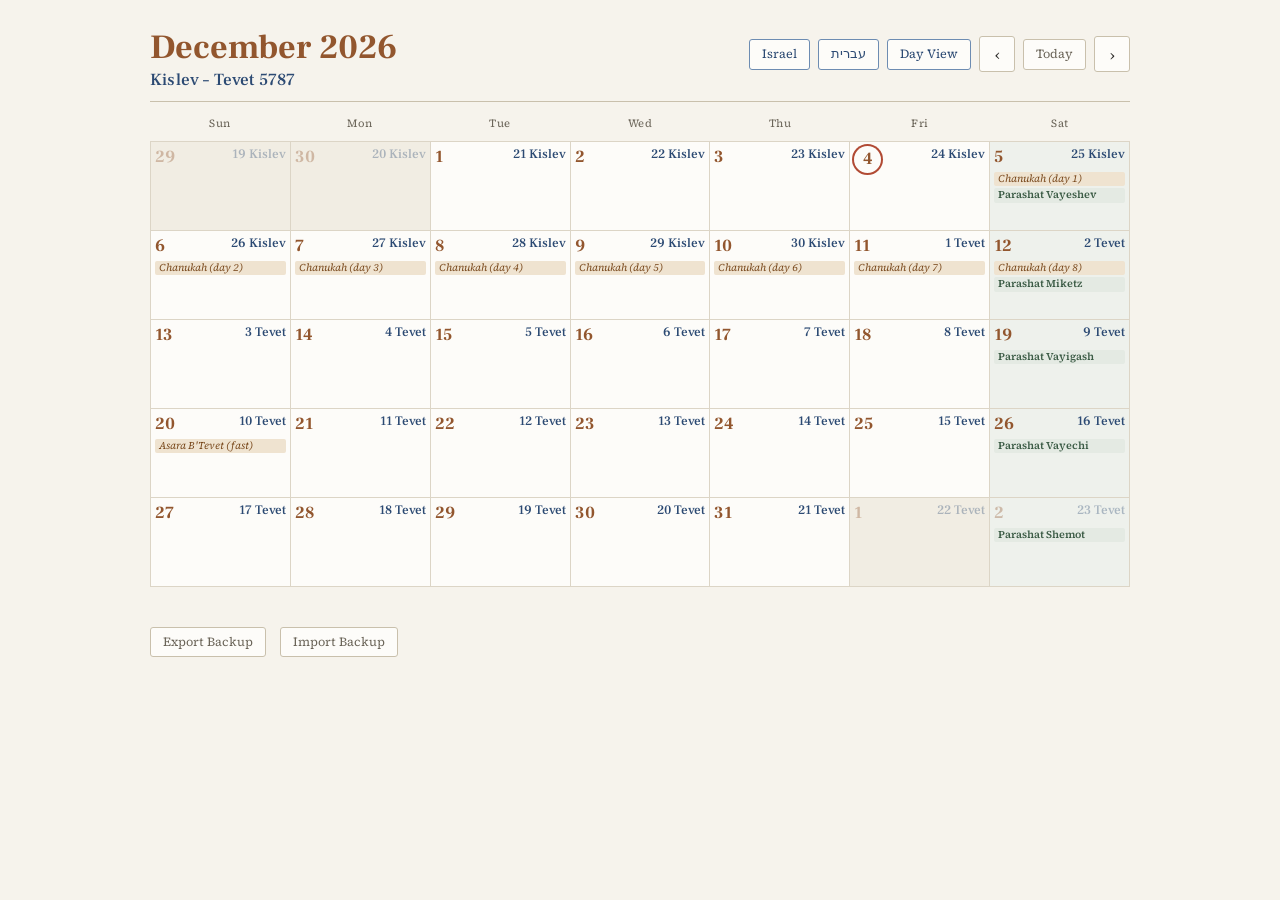
<file: index.html>
<!DOCTYPE html>
<html lang="en">
<head>
<meta charset="UTF-8">
<meta name="viewport" content="width=device-width, initial-scale=1, maximum-scale=1">
<title>Kaluach | Hebrew / Civil Calendar</title>
<link rel="stylesheet" href="styles.css">
</head>
<body>
<div class="wrap">
  <header>
    <div class="titles">
      <h1 class="civil-title" id="civilTitle"></h1>
      <p class="hebrew-title" id="hebrewTitle"></p>
    </div>
    <nav>
      <button class="lang-btn" id="locBtn">Israel</button>
      <button class="lang-btn" id="langBtn">עברית</button>
      <button class="lang-btn" id="dayViewBtn">Day View</button>
      <span id="monthNav" class="month-nav">
        <button class="nav-btn" id="prevBtn" aria-label="Previous month">&#8249;</button>
        <button class="today-btn" id="todayBtn">Today</button>
        <button class="nav-btn" id="nextBtn" aria-label="Next month">&#8250;</button>
      </span>
      <span id="dayNav" class="month-nav hidden">
        <button class="nav-btn" id="dayPrevBtn" aria-label="Previous day">&#8249;</button>
        <button class="today-btn" id="dayTodayBtn">Today</button>
        <button class="nav-btn" id="dayNextBtn" aria-label="Next day">&#8250;</button>
      </span>
    </nav>
  </header>

  <div id="monthView">
    <div class="weekdays" id="weekdays"></div>
    <div class="grid" id="grid"></div>
  </div>

  <div class="day-view hidden" id="dayView">
    <div class="day-tags" id="dayTags"></div>
    <div class="day-section">
      <div class="zmanim-header">
        <h3 id="dayZmanimLabel"></h3>
        <div class="zmanim-header-controls">
          <span class="zmanim-location-label" id="zmanimLocationLabel"></span>
          <button class="link-btn" id="editLocationBtn"></button>
        </div>
      </div>

      <div class="zmanim-settings hidden" id="zmanimSettingsForm">
        <div class="location-search">
          <input type="text" id="zmanimSearchInput" autocomplete="off">
          <div id="zmanimSearchResults" class="search-results hidden"></div>
        </div>
        <button class="today-btn" id="useMyLocationBtn"></button>
        <p class="or-manually" id="orManuallyLabel"></p>
        <div class="zmanim-settings-grid">
          <label>
            <span id="latLabel"></span>
            <input type="number" step="0.0001" id="zmanimLatInput">
          </label>
          <label>
            <span id="lonLabel"></span>
            <input type="number" step="0.0001" id="zmanimLonInput">
          </label>
          <label>
            <span id="candleLabel"></span>
            <input type="number" step="1" id="zmanimCandleInput">
          </label>
        </div>
        <div class="zmanim-settings-actions">
          <button class="today-btn" id="zmanimSaveBtn"></button>
          <button class="link-btn" id="zmanimCancelBtn"></button>
        </div>
        <p class="zmanim-status" id="zmanimStatus"></p>
      </div>

      <div id="zmanimList"></div>
      <p class="day-zmanim-placeholder" id="dayZmanimPlaceholder"></p>
      <p class="zmanim-disclaimer" id="zmanimDisclaimer"></p>
    </div>
    <div class="day-section">
      <h3 id="dayNoteLabel"></h3>
      <textarea class="day-note-input" id="dayNoteInput"></textarea>
    </div>
  </div>

  <div id="legendWrap" class="legend">
    <div id="legendItems" style="display:contents">
      <div><span class="dot civil-dot"></span><span id="legendCivil"></span></div>
      <div><span class="dot hebrew-dot"></span><span id="legendHebrew"></span></div>
      <div><span class="dot parsha-dot"></span><span id="legendParsha"></span></div>
      <div><span class="dot holiday-dot"></span><span id="legendHoliday"></span></div>
    </div>
    <div class="save-note" id="saveNote"></div>
    <div id="backupWrap">
      <button class="today-btn" id="exportBtn"></button>
      <button class="today-btn" id="importBtn"></button>
      <input type="file" id="importFileInput" accept="application/json" class="hidden">
      <span class="save-note" id="backupStatus"></span>
    </div>
    <div id="exportInfoPanel" class="zmanim-settings hidden">
      <p id="exportInfoText"></p>
      <div class="zmanim-settings-actions">
        <button class="today-btn" id="exportConfirmBtn"></button>
        <button class="link-btn" id="exportCancelBtn"></button>
      </div>
    </div>
    <div id="importInfoPanel" class="zmanim-settings hidden">
      <p id="importInfoText"></p>
      <div class="zmanim-settings-actions">
        <button class="today-btn" id="importChooseFileBtn"></button>
        <button class="link-btn" id="importInfoCancelBtn"></button>
      </div>
    </div>
    <div id="importPreview" class="zmanim-settings hidden">
      <p id="importSummary"></p>
      <div class="zmanim-settings-actions">
        <button class="today-btn" id="importConfirmBtn"></button>
        <button class="link-btn" id="importCancelBtn"></button>
      </div>
    </div>
  </div>
</div>

<script src="js/config.js"></script>
<script src="js/i18n.js"></script>
<script src="js/hebrew-dates.js"></script>
<script src="js/holidays.js"></script>
<script src="js/parsha.js"></script>
<script src="js/storage.js"></script>
<script src="js/notes.js"></script>
<script src="js/zmanim.js"></script>
<script src="js/location-lookup.js"></script>
<script src="js/backup.js"></script>
<script src="js/month-view.js"></script>
<script src="js/day-view.js"></script>
<script src="js/app.js"></script>
</body>
</html>
</file>
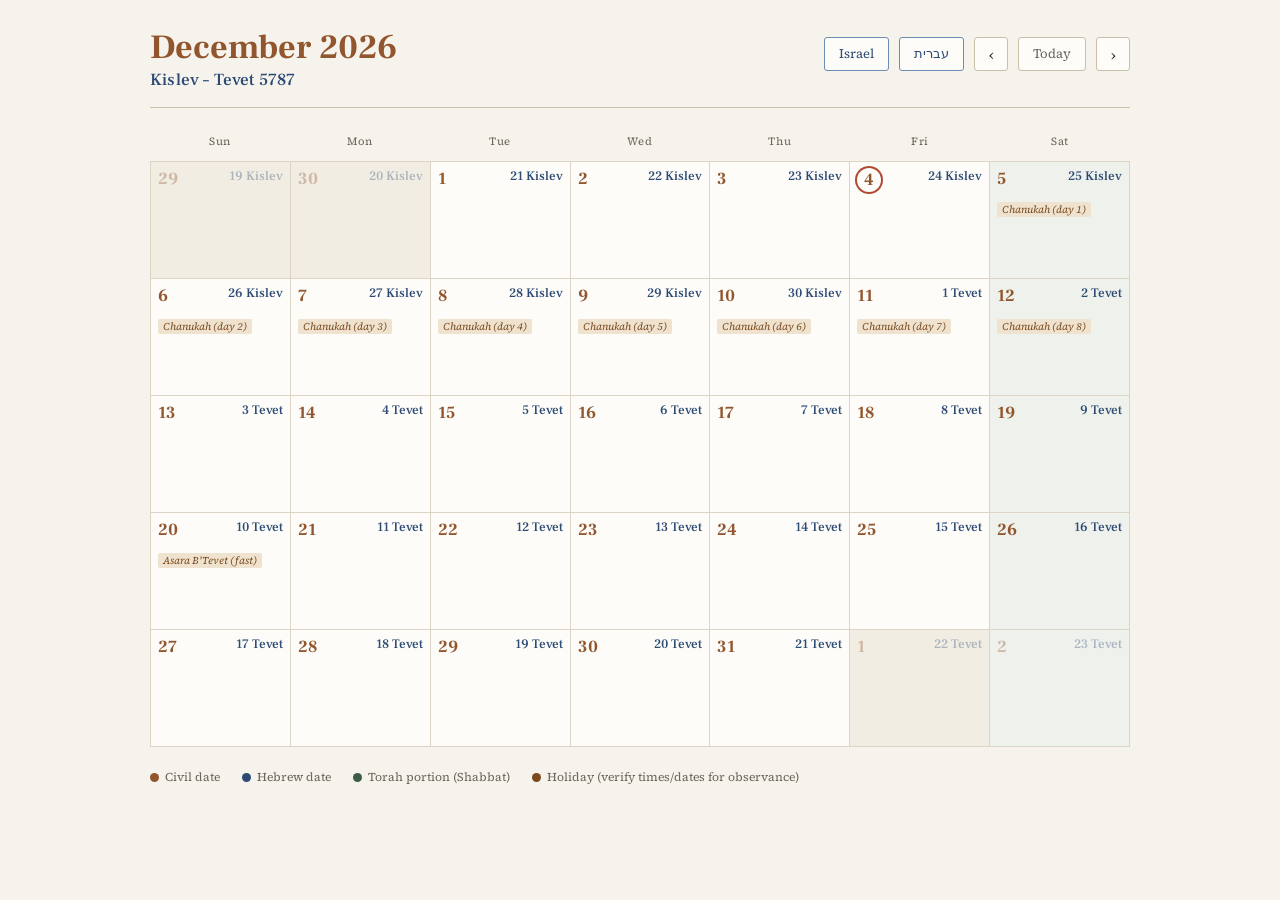
<file: hebrew-civil-calendar_2.html>
<!DOCTYPE html>
<html lang="en">
<head>
<meta charset="UTF-8">
<title>Hebrew / Civil Calendar</title>
<style>
  @import url('https://fonts.googleapis.com/css2?family=Frank+Ruhl+Libre:wght@500;700&family=Source+Serif+4:ital,wght@0,400;0,600;1,400&display=swap');

  :root{
    --paper: #F6F3EC;
    --paper-cell: #FDFCF9;
    --ink: #2B2A28;
    --ink-soft: #6B6559;
    --rule: #DCD5C6;
    --rule-strong: #C9C0AC;
    --civil: #92562E;
    --civil-soft: #C98F62;
    --hebrew: #2C4A73;
    --hebrew-soft: #6D8CB2;
    --holiday-bg: #EFE3D0;
    --holiday-text: #7A4A1E;
    --parsha-bg: #E4EAE3;
    --parsha-text: #3C5C46;
    --omer-text: #8A7E5E;
    --today-ring: #B14A34;
    --shabbat-bg: #EEF1EC;
  }

  * { box-sizing: border-box; }

  body{
    margin:0;
    background: var(--paper);
    color: var(--ink);
    font-family: 'Source Serif 4', Georgia, serif;
    padding: 28px 20px 60px;
    min-height: 100vh;
  }

  .wrap{ max-width: 980px; margin: 0 auto; }

  header{
    display:flex;
    align-items:baseline;
    justify-content:space-between;
    flex-wrap: wrap;
    gap: 12px;
    margin-bottom: 22px;
    border-bottom: 1px solid var(--rule-strong);
    padding-bottom: 16px;
  }

  .titles{ line-height:1.15; }
  .civil-title{
    font-family: 'Frank Ruhl Libre', serif;
    font-weight: 700;
    font-size: 34px;
    color: var(--civil);
    margin: 0;
  }
  .hebrew-title{
    font-family: 'Frank Ruhl Libre', serif;
    font-weight: 500;
    font-size: 17px;
    color: var(--hebrew);
    margin: 4px 0 0;
    letter-spacing: 0.01em;
  }

  nav{ display:flex; align-items:center; gap: 10px; }
  .nav-btn{
    border: 1px solid var(--rule-strong);
    background: var(--paper-cell);
    color: var(--ink);
    width: 34px; height: 34px;
    border-radius: 3px;
    font-size: 16px;
    cursor: pointer;
    display:flex; align-items:center; justify-content:center;
    font-family: inherit;
  }
  .nav-btn:hover{ border-color: var(--civil); color: var(--civil); }
  .today-btn, .lang-btn{
    border: 1px solid var(--rule-strong);
    background: var(--paper-cell);
    padding: 0 14px; height: 34px;
    border-radius: 3px;
    font-size: 13px;
    cursor: pointer;
    color: var(--ink-soft);
    font-family: 'Source Serif 4', serif;
  }
  .today-btn:hover, .lang-btn:hover{ color: var(--civil); border-color: var(--civil); }
  .lang-btn{ color: var(--hebrew); border-color: var(--hebrew-soft); }

  .weekdays{
    display:grid;
    grid-template-columns: repeat(7, 1fr);
    margin-bottom: 4px;
  }
  .weekdays div{
    text-align:center;
    font-size: 11px;
    letter-spacing: 0.08em;
    color: var(--ink-soft);
    padding: 4px 0 8px;
    font-family: 'Source Serif 4', serif;
  }

  .grid{
    display:grid;
    grid-template-columns: repeat(7, 1fr);
    grid-auto-rows: minmax(116px, auto);
    gap: 1px;
    background: var(--rule);
    border: 1px solid var(--rule);
  }

  .cell{
    background: var(--paper-cell);
    position: relative;
    padding: 6px 7px 8px;
    display:flex;
    flex-direction:column;
    cursor: pointer;
    min-height: 116px;
  }
  .cell.pad{ background: #F1EDE3; }
  .cell.pad .civil-num, .cell.pad .hebrew-num{ opacity: 0.35; }
  .cell.shabbat{ background: var(--shabbat-bg); }
  .cell:hover{ outline: 1px solid var(--civil-soft); outline-offset: -1px; }

  .cell-head{
    display:flex;
    justify-content:space-between;
    align-items:flex-start;
    gap: 6px;
  }
  .civil-num{
    font-family: 'Frank Ruhl Libre', serif;
    font-weight: 700;
    font-size: 17px;
    color: var(--civil);
  }
  .hebrew-num{
    font-family: 'Frank Ruhl Libre', serif;
    font-weight: 500;
    font-size: 13px;
    color: var(--hebrew);
    text-align: right;
    white-space: nowrap;
  }

  .today .civil-num{
    box-shadow: 0 0 0 2px var(--today-ring);
    border-radius: 50%;
    width: 24px; height: 24px;
    display:flex; align-items:center; justify-content:center;
  }

  .cell-body{
    margin-top: 6px;
    flex: 1;
    display:flex;
    flex-direction:column;
    gap: 3px;
    overflow: hidden;
  }

  .holiday-tag{
    font-size: 10.5px;
    line-height: 1.25;
    color: var(--holiday-text);
    background: var(--holiday-bg);
    border-radius: 2px;
    padding: 1px 5px;
    font-family: 'Source Serif 4', serif;
    font-style: italic;
    display: inline-block;
    max-width: 100%;
  }

  .parsha-tag{
    font-size: 10.5px;
    line-height: 1.25;
    color: var(--parsha-text);
    background: var(--parsha-bg);
    border-radius: 2px;
    padding: 1px 5px;
    font-family: 'Source Serif 4', serif;
    font-weight: 600;
    display: inline-block;
    max-width: 100%;
  }

  .omer-tag{
    font-size: 10px;
    line-height: 1.2;
    color: var(--omer-text);
    font-style: italic;
  }

  .note-text{
    font-size: 11px;
    line-height: 1.3;
    color: var(--ink);
    white-space: pre-wrap;
    word-break: break-word;
  }

  .note-input{
    width: 100%;
    height: 100%;
    resize: none;
    border: none;
    background: transparent;
    font-family: 'Source Serif 4', serif;
    font-size: 11px;
    line-height: 1.3;
    color: var(--ink);
    padding: 0;
  }
  .note-input:focus{ outline: none; }

  .legend{
    display:flex;
    gap: 22px;
    margin-top: 22px;
    font-size: 12px;
    color: var(--ink-soft);
    align-items:center;
    flex-wrap: wrap;
  }
  .legend span.dot{
    display:inline-block; width:9px; height:9px; border-radius: 50%;
    margin-right: 6px; vertical-align: middle;
  }
  .legend .civil-dot{ background: var(--civil); }
  .legend .hebrew-dot{ background: var(--hebrew); }
  .legend .holiday-dot{ background: var(--holiday-text); }
  .legend .parsha-dot{ background: var(--parsha-text); }

  .save-note{ font-size: 11px; color: var(--ink-soft); }

  [dir="rtl"]{ direction: rtl; }
</style>
</head>
<body>
<div class="wrap">
  <header>
    <div class="titles">
      <h1 class="civil-title" id="civilTitle"></h1>
      <p class="hebrew-title" id="hebrewTitle"></p>
    </div>
    <nav>
      <button class="lang-btn" id="locBtn">Diaspora</button>
      <button class="lang-btn" id="langBtn">עברית</button>
      <button class="nav-btn" id="prevBtn" aria-label="Previous month">&#8249;</button>
      <button class="today-btn" id="todayBtn">Today</button>
      <button class="nav-btn" id="nextBtn" aria-label="Next month">&#8250;</button>
    </nav>
  </header>

  <div class="weekdays" id="weekdays"></div>

  <div class="grid" id="grid"></div>

  <div class="legend">
    <div><span class="dot civil-dot"></span><span id="legendCivil"></span></div>
    <div><span class="dot hebrew-dot"></span><span id="legendHebrew"></span></div>
    <div><span class="dot parsha-dot"></span><span id="legendParsha"></span></div>
    <div><span class="dot holiday-dot"></span><span id="legendHoliday"></span></div>
    <div class="save-note" id="saveNote"></div>
  </div>
</div>

<script>
(function(){
  const grid = document.getElementById('grid');
  const civilTitle = document.getElementById('civilTitle');
  const hebrewTitle = document.getElementById('hebrewTitle');
  const saveNote = document.getElementById('saveNote');
  const weekdaysEl = document.getElementById('weekdays');
  const langBtn = document.getElementById('langBtn');
  const todayBtn = document.getElementById('todayBtn');

  // ---- i18n ----
  const MONTH_NAMES_EN = ['January','February','March','April','May','June','July','August','September','October','November','December'];
  const MONTH_NAMES_HE = ['ינואר','פברואר','מרץ','אפריל','מאי','יוני','יולי','אוגוסט','ספטמבר','אוקטובר','נובמבר','דצמבר'];
  const WEEKDAYS_EN = ['Sun','Mon','Tue','Wed','Thu','Fri','Sat'];
  const WEEKDAYS_HE = ['א׳','ב׳','ג׳','ד׳','ה׳','ו׳','ש׳'];

  const STRINGS = {
    en: {
      today: 'Today', langToggle: 'עברית',
      addNote: 'Add a note or event…', saved: 'Saved', couldNotSave: 'Could not save',
      legendCivil: 'Civil date', legendHebrew: 'Hebrew date',
      legendParsha: 'Torah portion (Shabbat)',
      legendHoliday: 'Holiday (verify times/dates for observance)',
      omer: (n) => 'Omer, day ' + n,
      locDiaspora: 'Diaspora', locIsrael: 'Israel'
    },
    he: {
      today: 'היום', langToggle: 'English',
      addNote: 'הוסף הערה או אירוע…', saved: 'נשמר', couldNotSave: 'לא ניתן לשמור',
      legendCivil: 'תאריך אזרחי', legendHebrew: 'תאריך עברי',
      legendParsha: 'פרשת השבוע',
      legendHoliday: 'חג (יש לוודא זמנים/תאריכים מדויקים)',
      omer: (n) => 'העומר, יום ' + n,
      locDiaspora: 'תפוצות', locIsrael: 'ישראל'
    }
  };

  // Fallback holiday table (used only if the live Hebcal lookup fails), keyed by
  // English Hebrew-month name -> day -> {en, he}
  const HOLIDAYS_FALLBACK = {
    'Tishrei': {
      1: {en:'Rosh Hashanah', he:'ראש השנה'}, 2: {en:'Rosh Hashanah', he:'ראש השנה'},
      3: {en:'Fast of Gedaliah', he:'צום גדליה'},
      10: {en:'Yom Kippur', he:'יום כיפור'},
      15: {en:'Sukkot', he:'סוכות'}, 16: {en:'Sukkot', he:'סוכות'},
      17: {en:'Chol HaMoed Sukkot', he:'חול המועד סוכות'}, 18: {en:'Chol HaMoed Sukkot', he:'חול המועד סוכות'},
      19: {en:'Chol HaMoed Sukkot', he:'חול המועד סוכות'}, 20: {en:'Chol HaMoed Sukkot', he:'חול המועד סוכות'},
      21: {en:'Hoshana Rabbah', he:'הושענא רבה'},
      22: {en:'Shemini Atzeret', he:'שמיני עצרת'}, 23: {en:'Simchat Torah', he:'שמחת תורה'}
    },
    'Tevet': { 10: {en:"Asara B'Tevet (fast)", he:'עשרה בטבת'} },
    'Shevat': { 15: {en:'Tu BiShvat', he:'ט״ו בשבט'} },
    'Adar': { 13: {en:"Ta'anit Esther (fast)", he:'תענית אסתר'}, 14: {en:'Purim', he:'פורים'}, 15: {en:'Shushan Purim', he:'שושן פורים'} },
    'Adar II': { 13: {en:"Ta'anit Esther (fast)", he:'תענית אסתר'}, 14: {en:'Purim', he:'פורים'}, 15: {en:'Shushan Purim', he:'שושן פורים'} },
    'Nisan': {
      14: {en:'Erev Pesach', he:'ערב פסח'}, 15: {en:'Pesach', he:'פסח'}, 16: {en:'Pesach', he:'פסח'},
      17: {en:'Chol HaMoed Pesach', he:'חול המועד פסח'}, 18: {en:'Chol HaMoed Pesach', he:'חול המועד פסח'},
      19: {en:'Chol HaMoed Pesach', he:'חול המועד פסח'}, 20: {en:'Chol HaMoed Pesach', he:'חול המועד פסח'},
      21: {en:'Pesach', he:'פסח'}, 22: {en:'Pesach', he:'פסח'},
      27: {en:'Yom HaShoah', he:'יום השואה'}
    },
    'Iyar': { 5: {en:'Yom HaAtzmaut*', he:'יום העצמאות*'}, 18: {en:'Lag BaOmer', he:'ל״ג בעומר'}, 28: {en:'Yom Yerushalayim', he:'יום ירושלים'} },
    'Sivan': { 6: {en:'Shavuot', he:'שבועות'}, 7: {en:'Shavuot', he:'שבועות'} },
    'Tamuz': { 17: {en:"Tzom Tammuz (fast)", he:'צום תמוז'} },
    'Av': { 9: {en:"Tisha B'Av (fast)", he:'תשעה באב'}, 15: {en:"Tu B'Av", he:'ט״ו באב'} }
  };

  // ---- Hebrew-date helpers ----
  const hebFmtEnCache = new Intl.DateTimeFormat('en-u-ca-hebrew', { year:'numeric', month:'long', day:'numeric' });
  const hebFmtHeCache = new Intl.DateTimeFormat('he-u-ca-hebrew-nu-hebr', { year:'numeric', month:'long', day:'numeric' });

  function hebrewPartsEn(date){
    const parts = hebFmtEnCache.formatToParts(date);
    const map = {};
    parts.forEach(p => map[p.type] = p.value);
    return { day: parseInt(map.day,10), month: map.month, year: map.year };
  }
  function hebrewPartsDisplay(date, lang){
    const fmt = lang === 'he' ? hebFmtHeCache : hebFmtEnCache;
    const parts = fmt.formatToParts(date);
    const map = {};
    parts.forEach(p => map[p.type] = p.value);
    return { day: map.day, month: map.month, year: map.year };
  }

  function isoKey(date){
    return date.getFullYear() + '-' + String(date.getMonth()+1).padStart(2,'0') + '-' + String(date.getDate()).padStart(2,'0');
  }

  function findAnchor(monthName, day, refDate, radius){
    for (let o = -radius; o <= radius; o++){
      const d = new Date(refDate);
      d.setDate(d.getDate() + o);
      const hp = hebrewPartsEn(d);
      if (hp.month === monthName && hp.day === day) return d;
    }
    return null;
  }

  // ---- Live data from Hebcal (holidays + parashat hashavua) ----
  const hebcalCache = new Map();
  async function fetchHebcal(startDate, endDate, israel){
    const start = isoKey(startDate);
    const end = isoKey(endDate);
    const cacheKey = start + '_' + end + '_' + (israel ? 'il' : 'diaspora');
    if (hebcalCache.has(cacheKey)) return hebcalCache.get(cacheKey);
    const url = 'https://www.hebcal.com/hebcal?cfg=json&start=' + start + '&end=' + end +
      '&maj=on&min=on&mod=on&mf=on&s=on&c=off&i=' + (israel ? 'on' : 'off') + '&lg=s';
    const res = await fetch(url);
    if (!res.ok) throw new Error('Hebcal request failed');
    const data = await res.json();
    const byDate = {};
    (data.items || []).forEach(item => {
      const d = item.date ? item.date.slice(0,10) : null;
      if (!d) return;
      if (!byDate[d]) byDate[d] = { holidays: [], parsha: null };
      if (item.category === 'parashat'){
        byDate[d].parsha = { en: item.title.replace(/^Parashat\s+/,''), he: (item.hebrew||'').replace(/^פרשת\s+/,'') };
      } else if (item.category === 'holiday' || item.category === 'roshchodesh'){
        byDate[d].holidays.push({ en: item.title, he: item.hebrew || item.title });
      }
    });
    hebcalCache.set(cacheKey, byDate);
    return byDate;
  }

  // ---- Notes storage ----
  const notesCache = {};
  async function loadNote(key){
    if (key in notesCache) return notesCache[key];
    try{
      const res = await window.storage.get('note:' + key);
      notesCache[key] = res ? res.value : '';
    }catch(e){
      notesCache[key] = '';
    }
    return notesCache[key];
  }
  async function saveNoteFor(key, value){
    notesCache[key] = value;
    const S = STRINGS[lang];
    try{
      if (value && value.trim().length){
        await window.storage.set('note:' + key, value);
      } else {
        await window.storage.delete('note:' + key);
      }
      saveNote.textContent = S.saved;
      setTimeout(()=>{ saveNote.textContent=''; }, 1200);
    }catch(e){
      saveNote.textContent = S.couldNotSave;
      setTimeout(()=>{ saveNote.textContent=''; }, 1500);
    }
  }

  // ---- State ----
  const today = new Date();
  today.setHours(0,0,0,0);
  let viewYear = today.getFullYear();
  let viewMonth = today.getMonth();
  let lang = 'en';
  let israel = false;
  const locBtn = document.getElementById('locBtn');

  function applyStaticStrings(){
    const S = STRINGS[lang];
    todayBtn.textContent = S.today;
    langBtn.textContent = S.langToggle;
    locBtn.textContent = israel ? S.locDiaspora : S.locIsrael;
    document.getElementById('legendCivil').textContent = S.legendCivil;
    document.getElementById('legendHebrew').textContent = S.legendHebrew;
    document.getElementById('legendParsha').textContent = S.legendParsha;
    document.getElementById('legendHoliday').textContent = S.legendHoliday;

    weekdaysEl.innerHTML = '';
    const names = lang === 'he' ? WEEKDAYS_HE : WEEKDAYS_EN;
    names.forEach(n => {
      const div = document.createElement('div');
      div.textContent = n;
      weekdaysEl.appendChild(div);
    });
  }

  async function render(){
    applyStaticStrings();
    grid.innerHTML = '';

    const firstOfMonth = new Date(viewYear, viewMonth, 1);
    const lastOfMonth = new Date(viewYear, viewMonth+1, 0);
    const startDow = firstOfMonth.getDay();
    const totalDaysShown = Math.ceil((startDow + lastOfMonth.getDate()) / 7) * 7;
    const gridStart = new Date(firstOfMonth);
    gridStart.setDate(gridStart.getDate() - startDow);
    const gridEnd = new Date(gridStart);
    gridEnd.setDate(gridEnd.getDate() + totalDaysShown - 1);

    // Titles
    civilTitle.textContent = (lang === 'he' ? MONTH_NAMES_HE[viewMonth] : MONTH_NAMES_EN[viewMonth]) + ' ' + viewYear;
    civilTitle.dir = lang === 'he' ? 'rtl' : 'ltr';

    const hStart = hebrewPartsDisplay(firstOfMonth, lang);
    const hEnd = hebrewPartsDisplay(lastOfMonth, lang);
    const dash = lang === 'he' ? ' – ' : ' – ';
    if (hStart.month === hEnd.month && hStart.year === hEnd.year){
      hebrewTitle.textContent = hStart.month + ' ' + hStart.year;
    } else if (hStart.year === hEnd.year){
      hebrewTitle.textContent = hStart.month + dash + hEnd.month + ' ' + hEnd.year;
    } else {
      hebrewTitle.textContent = hStart.month + ' ' + hStart.year + dash + hEnd.month + ' ' + hEnd.year;
    }
    hebrewTitle.dir = lang === 'he' ? 'rtl' : 'ltr';

    // Offline anchors: Chanukah (Kislev 25, 8 days) and Omer (Nisan 16, 49 days)
    const chanukahAnchor = findAnchor('Kislev', 25, firstOfMonth, 200);
    const omerAnchor = findAnchor('Nisan', 16, firstOfMonth, 200);
    const chanukahMap = {};
    if (chanukahAnchor){
      for (let i=0;i<8;i++){
        const d = new Date(chanukahAnchor); d.setDate(d.getDate()+i);
        chanukahMap[isoKey(d)] = i+1;
      }
    }
    const omerMap = {};
    if (omerAnchor){
      for (let i=0;i<49;i++){
        const d = new Date(omerAnchor); d.setDate(d.getDate()+i);
        omerMap[isoKey(d)] = i+1;
      }
    }

    // Build cells
    const cellRefs = {};
    for (let i=0; i<totalDaysShown; i++){
      const d = new Date(gridStart);
      d.setDate(d.getDate() + i);
      const key = isoKey(d);
      const isPad = d.getMonth() !== viewMonth;
      const isToday = d.getTime() === today.getTime();
      const isShabbat = d.getDay() === 6;

      const cell = document.createElement('div');
      cell.className = 'cell' + (isPad ? ' pad' : '') + (isToday ? ' today' : '') + (isShabbat ? ' shabbat' : '');

      const head = document.createElement('div');
      head.className = 'cell-head';

      const civilNum = document.createElement('div');
      civilNum.className = 'civil-num';
      civilNum.textContent = d.getDate();

      const hp = hebrewPartsDisplay(d, lang);
      const hebrewNum = document.createElement('div');
      hebrewNum.className = 'hebrew-num';
      hebrewNum.dir = lang === 'he' ? 'rtl' : 'ltr';
      hebrewNum.textContent = lang === 'he' ? (hp.day + ' ' + hp.month) : (hp.day + ' ' + hp.month);

      head.appendChild(civilNum);
      head.appendChild(hebrewNum);
      cell.appendChild(head);

      const body = document.createElement('div');
      body.className = 'cell-body';

      // Omer tag (offline, always available in-season)
      if (omerMap[key]){
        const om = document.createElement('div');
        om.className = 'omer-tag';
        om.dir = lang === 'he' ? 'rtl' : 'ltr';
        om.textContent = STRINGS[lang].omer(omerMap[key]);
        body.appendChild(om);
      }

      // Placeholder holders for holiday/parsha tags, filled in after Hebcal resolves (or from fallback)
      const tagsHolder = document.createElement('div');
      tagsHolder.className = 'tags-holder';
      body.appendChild(tagsHolder);

      const noteDisplay = document.createElement('div');
      noteDisplay.className = 'note-text';
      body.appendChild(noteDisplay);
      loadNote(key).then(val => { noteDisplay.textContent = val || ''; });

      cell.appendChild(body);

      cell.addEventListener('click', () => {
        if (cell.querySelector('textarea')) return;
        const textarea = document.createElement('textarea');
        textarea.className = 'note-input';
        textarea.value = notesCache[key] || '';
        textarea.placeholder = STRINGS[lang].addNote;
        noteDisplay.replaceWith(textarea);
        textarea.focus();
        const finish = () => {
          const val = textarea.value;
          saveNoteFor(key, val);
          const nd = document.createElement('div');
          nd.className = 'note-text';
          nd.textContent = val;
          textarea.replaceWith(nd);
        };
        textarea.addEventListener('blur', finish);
        textarea.addEventListener('keydown', (e) => { if (e.key === 'Escape') textarea.blur(); });
        textarea.addEventListener('click', (e) => e.stopPropagation());
      });

      grid.appendChild(cell);
      cellRefs[key] = { tagsHolder, isShabbat, date: d };
    }

    // Fill holiday + parsha tags: prefer live Hebcal data, fall back to offline table
    function renderTagsFromFallback(){
      Object.keys(cellRefs).forEach(key => {
        const { tagsHolder, date } = cellRefs[key];
        tagsHolder.innerHTML = '';
        const chanukahDay = chanukahMap[key];
        if (chanukahDay){
          const tag = document.createElement('div');
          tag.className = 'holiday-tag';
          tag.dir = lang === 'he' ? 'rtl' : 'ltr';
          tag.textContent = lang === 'he' ? ('חנוכה, נר ' + chanukahDay) : ('Chanukah (day ' + chanukahDay + ')');
          tagsHolder.appendChild(tag);
          return;
        }
        const hp = hebrewPartsEn(date);
        const entry = HOLIDAYS_FALLBACK[hp.month] && HOLIDAYS_FALLBACK[hp.month][hp.day];
        if (entry){
          const tag = document.createElement('div');
          tag.className = 'holiday-tag';
          tag.dir = lang === 'he' ? 'rtl' : 'ltr';
          tag.textContent = lang === 'he' ? entry.he : entry.en;
          tagsHolder.appendChild(tag);
        }
      });
    }

    try{
      const events = await fetchHebcal(gridStart, gridEnd, israel);
      Object.keys(cellRefs).forEach(key => {
        const { tagsHolder } = cellRefs[key];
        tagsHolder.innerHTML = '';
        const info = events[key];
        if (!info) return;
        if (info.parsha){
          const tag = document.createElement('div');
          tag.className = 'parsha-tag';
          tag.dir = lang === 'he' ? 'rtl' : 'ltr';
          tag.textContent = lang === 'he' ? ('פרשת ' + info.parsha.he) : ('Parashat ' + info.parsha.en);
          tagsHolder.appendChild(tag);
        }
        info.holidays.forEach(h => {
          const tag = document.createElement('div');
          tag.className = 'holiday-tag';
          tag.dir = lang === 'he' ? 'rtl' : 'ltr';
          tag.textContent = lang === 'he' ? h.he : h.en;
          tagsHolder.appendChild(tag);
        });
      });
    }catch(e){
      renderTagsFromFallback();
    }
  }

  document.getElementById('prevBtn').addEventListener('click', () => {
    viewMonth -= 1;
    if (viewMonth < 0){ viewMonth = 11; viewYear -= 1; }
    render();
  });
  document.getElementById('nextBtn').addEventListener('click', () => {
    viewMonth += 1;
    if (viewMonth > 11){ viewMonth = 0; viewYear += 1; }
    render();
  });
  todayBtn.addEventListener('click', () => {
    viewYear = today.getFullYear();
    viewMonth = today.getMonth();
    render();
  });
  langBtn.addEventListener('click', () => {
    lang = lang === 'en' ? 'he' : 'en';
    render();
  });
  locBtn.addEventListener('click', () => {
    israel = !israel;
    render();
  });

  render();
})();
</script>
</body>
</html>
</file>
<file: styles.css>
@import url('https://fonts.googleapis.com/css2?family=Frank+Ruhl+Libre:wght@500;700&family=Source+Serif+4:ital,wght@0,400;0,600;1,400&display=swap');

:root{
  --paper: #F6F3EC;
  --paper-cell: #FDFCF9;
  --ink: #2B2A28;
  --ink-soft: #6B6559;
  --rule: #DCD5C6;
  --rule-strong: #C9C0AC;
  --civil: #92562E;
  --civil-soft: #C98F62;
  --hebrew: #2C4A73;
  --hebrew-soft: #6D8CB2;
  --holiday-bg: #EFE3D0;
  --holiday-text: #7A4A1E;
  --parsha-bg: #E4EAE3;
  --parsha-text: #3C5C46;
  --omer-text: #8A7E5E;
  --today-ring: #B14A34;
  --shabbat-bg: #EEF1EC;
}

* { box-sizing: border-box; }

html{ -webkit-text-size-adjust: 100%; }

body{
  margin:0;
  background: var(--paper);
  color: var(--ink);
  font-family: 'Source Serif 4', Georgia, serif;
  padding: clamp(12px, 4vw, 28px) clamp(8px, 3vw, 20px) 60px;
  min-height: 100vh;
}

.wrap{ max-width: 980px; margin: 0 auto; }

header{
  display:flex;
  align-items:baseline;
  justify-content:space-between;
  flex-wrap: wrap;
  gap: 10px 12px;
  margin-bottom: clamp(6px, 1.2vw, 10px);
  border-bottom: 1px solid var(--rule-strong);
  padding-bottom: 10px;
}

.titles{ line-height:1.15; }
.civil-title{
  font-family: 'Frank Ruhl Libre', serif;
  font-weight: 700;
  font-size: clamp(22px, 6vw, 34px);
  color: var(--civil);
  margin: 0;
}
.hebrew-title{
  font-family: 'Frank Ruhl Libre', serif;
  font-weight: 500;
  font-size: clamp(13px, 3.4vw, 17px);
  color: var(--hebrew);
  margin: 4px 0 0;
  letter-spacing: 0.01em;
}

nav{ display:flex; align-items:center; gap: 8px; flex-wrap: wrap; }
.nav-btn{
  border: 1px solid var(--rule-strong);
  background: var(--paper-cell);
  color: var(--ink);
  width: 36px; height: 36px;
  border-radius: 3px;
  font-size: 16px;
  cursor: pointer;
  display:flex; align-items:center; justify-content:center;
  font-family: inherit;
  flex-shrink: 0;
  -webkit-tap-highlight-color: transparent;
}
.nav-btn:hover{ border-color: var(--civil); color: var(--civil); }
.today-btn, .lang-btn{
  border: 1px solid var(--rule-strong);
  background: var(--paper-cell);
  padding: 8px 12px;
  border-radius: 3px;
  font-size: 12.5px;
  line-height: 1;
  white-space: nowrap;
  cursor: pointer;
  color: var(--ink-soft);
  font-family: 'Source Serif 4', serif;
  flex-shrink: 0;
  -webkit-tap-highlight-color: transparent;
}
.month-nav{
  display: flex;
  align-items: center;
  gap: 8px;
  flex-shrink: 0;
}
.today-btn:hover, .lang-btn:hover{ color: var(--civil); border-color: var(--civil); }
.lang-btn{ color: var(--hebrew); border-color: var(--hebrew-soft); }

.weekdays{
  display:grid;
  grid-template-columns: repeat(7, 1fr);
  margin-bottom: 4px;
}
.weekdays div{
  text-align:center;
  font-size: clamp(9px, 2.6vw, 11px);
  letter-spacing: 0.04em;
  color: var(--ink-soft);
  padding: 4px 0 6px;
  font-family: 'Source Serif 4', serif;
}

.grid{
  display:grid;
  grid-template-columns: repeat(7, 1fr);
  grid-auto-rows: minmax(88px, auto);
  gap: 1px;
  background: var(--rule);
  border: 1px solid var(--rule);
}

.cell{
  background: var(--paper-cell);
  position: relative;
  padding: 4px 4px 6px;
  display:flex;
  flex-direction:column;
  cursor: pointer;
  min-height: 88px;
  min-width: 0;
  -webkit-tap-highlight-color: transparent;
}
.cell.pad{ background: #F1EDE3; }
.cell.pad .civil-num, .cell.pad .hebrew-num{ opacity: 0.35; }
.cell.shabbat{ background: var(--shabbat-bg); }
.cell:hover{ outline: 1px solid var(--civil-soft); outline-offset: -1px; }

.cell-head{
  display:flex;
  justify-content:space-between;
  align-items:flex-start;
  gap: 4px;
  min-width: 0;
}
.civil-num{
  font-family: 'Frank Ruhl Libre', serif;
  font-weight: 700;
  font-size: clamp(12px, 3.2vw, 17px);
  color: var(--civil);
  flex-shrink: 0;
}
.hebrew-num{
  font-family: 'Frank Ruhl Libre', serif;
  font-weight: 500;
  font-size: clamp(9px, 2.4vw, 13px);
  color: var(--hebrew);
  text-align: right;
  white-space: nowrap;
  overflow: hidden;
  text-overflow: ellipsis;
  min-width: 0;
}

.today .civil-num{
  box-shadow: 0 0 0 2px var(--today-ring);
  border-radius: 50%;
  width: 1.6em; height: 1.6em;
  display:flex; align-items:center; justify-content:center;
}

.cell-body{
  margin-top: 4px;
  flex: 1;
  display:flex;
  flex-direction:column;
  gap: 2px;
  overflow: hidden;
  min-width: 0;
}

.holiday-tag{
  font-size: clamp(8px, 2.2vw, 10.5px);
  line-height: 1.2;
  color: var(--holiday-text);
  background: var(--holiday-bg);
  border-radius: 2px;
  padding: 1px 4px;
  font-family: 'Source Serif 4', serif;
  font-style: italic;
  display: inline-block;
  max-width: 100%;
  overflow: hidden;
  text-overflow: ellipsis;
  white-space: nowrap;
}

.parsha-tag{
  font-size: clamp(8px, 2.2vw, 10.5px);
  line-height: 1.2;
  color: var(--parsha-text);
  background: var(--parsha-bg);
  border-radius: 2px;
  padding: 1px 4px;
  font-family: 'Source Serif 4', serif;
  font-weight: 600;
  display: inline-block;
  max-width: 100%;
  overflow: hidden;
  text-overflow: ellipsis;
  white-space: nowrap;
}

.omer-tag{
  font-size: clamp(7.5px, 2vw, 10px);
  line-height: 1.15;
  color: var(--omer-text);
  font-style: italic;
  overflow: hidden;
  text-overflow: ellipsis;
  white-space: nowrap;
}

.note-text{
  font-size: clamp(9px, 2.3vw, 11px);
  line-height: 1.25;
  color: var(--ink);
  white-space: pre-wrap;
  word-break: break-word;
}

.note-input{
  width: 100%;
  height: 100%;
  resize: none;
  border: none;
  background: transparent;
  font-family: 'Source Serif 4', serif;
  font-size: max(11px, 16px);
  line-height: 1.3;
  color: var(--ink);
  padding: 0;
}
.note-input:focus{ outline: none; }

.legend{
  display:flex;
  gap: 14px 22px;
  margin-top: 20px;
  font-size: 11.5px;
  color: var(--ink-soft);
  align-items:center;
  flex-wrap: wrap;
}
.legend span.dot{
  display:inline-block; width:9px; height:9px; border-radius: 50%;
  margin-right: 6px; vertical-align: middle;
  flex-shrink: 0;
}
.legend .civil-dot{ background: var(--civil); }
.legend .hebrew-dot{ background: var(--hebrew); }
.legend .holiday-dot{ background: var(--holiday-text); }
.legend .parsha-dot{ background: var(--parsha-text); }

.save-note{ font-size: 11px; color: var(--ink-soft); }

#backupWrap{
  flex: 1 1 100%;
  display:flex;
  align-items:center;
  gap: 14px;
  margin-top: 6px;
}
#importPreview{
  flex: 1 1 100%;
  margin-top: 8px;
}
#importPreview p{ margin: 0 0 8px; font-size: 13px; color: var(--ink); }

[dir="rtl"]{ direction: rtl; }
.hidden{ display: none !important; }

/* ---- Day view ---- */
.day-tags{
  display:flex;
  flex-wrap: wrap;
  gap: 8px;
  justify-content: center;
  margin: 8px 0 12px;
}
.day-tags .holiday-tag, .day-tags .parsha-tag, .day-tags .omer-tag{
  font-size: 13px;
  padding: 4px 10px;
  white-space: normal;
}

.day-section{
  max-width: 520px;
  margin: 0 auto 10px;
}
.day-section h3{
  font-family: 'Frank Ruhl Libre', serif;
  font-size: 13px;
  font-weight: 600;
  color: var(--ink-soft);
  margin: 0 0 6px;
  text-transform: uppercase;
  letter-spacing: 0.05em;
}
.day-note-input{
  width: 100%;
  min-height: 100px;
  resize: vertical;
  border: 1px solid var(--rule-strong);
  background: var(--paper-cell);
  border-radius: 4px;
  padding: 10px 12px;
  font-family: 'Source Serif 4', serif;
  font-size: 15px;
  line-height: 1.4;
  color: var(--ink);
}
.day-note-input:focus{ outline: 1px solid var(--civil-soft); }

.day-zmanim-placeholder{
  font-size: 13px;
  font-style: italic;
  color: var(--ink-soft);
  border: 1px dashed var(--rule-strong);
  border-radius: 4px;
  padding: 14px;
  margin: 0 0 10px;
  text-align: center;
}

.zmanim-header{
  display:flex;
  align-items:baseline;
  justify-content:space-between;
  flex-wrap: wrap;
  gap: 6px 12px;
  margin-bottom: 8px;
}
.zmanim-header-controls{
  display:flex;
  align-items:center;
  gap: 8px;
}
.zmanim-location-label{
  font-size: 12px;
  color: var(--ink-soft);
}
.link-btn{
  border: none;
  background: none;
  padding: 0;
  font-size: 12px;
  color: var(--hebrew);
  text-decoration: underline;
  cursor: pointer;
  font-family: 'Source Serif 4', serif;
}
.link-btn:hover{ color: var(--civil); }

.zmanim-settings{
  border: 1px solid var(--rule-strong);
  border-radius: 4px;
  padding: 12px;
  margin-bottom: 12px;
  background: var(--paper-cell);
}

.location-search{
  position: relative;
  margin-bottom: 10px;
}
.location-search input{
  width: 100%;
  border: 1px solid var(--rule-strong);
  border-radius: 3px;
  padding: 8px 10px;
  font-family: 'Source Serif 4', serif;
  font-size: 14px;
  background: var(--paper-cell);
  color: var(--ink);
}
.location-search input:focus{ outline: 1px solid var(--civil-soft); }
.or-manually{ font-size: 11.5px; color: var(--ink-soft); margin: 10px 0 8px; font-style: italic; }
.search-results{
  position: absolute;
  z-index: 5;
  top: calc(100% + 2px);
  left: 0; right: 0;
  background: var(--paper-cell);
  border: 1px solid var(--rule-strong);
  border-radius: 3px;
  max-height: 220px;
  overflow-y: auto;
  box-shadow: 0 4px 10px rgba(0,0,0,0.08);
}
.search-result-item{
  padding: 8px 10px;
  font-size: 13px;
  cursor: pointer;
  border-bottom: 1px solid var(--rule);
}
.search-result-item:last-child{ border-bottom: none; }
.search-result-item:hover, .search-result-item.active{
  background: var(--holiday-bg);
}
.search-result-empty{
  padding: 8px 10px;
  font-size: 12.5px;
  color: var(--ink-soft);
  font-style: italic;
}

.zmanim-settings-grid{
  display:grid;
  grid-template-columns: repeat(3, minmax(110px, 1fr));
  grid-template-rows: auto auto;
  grid-auto-flow: column;
  gap: 4px 12px;
  margin: 10px 0;
}
.zmanim-settings-grid label{
  display: contents;
}
.zmanim-settings-grid label span{
  font-size: 11.5px;
  color: var(--ink-soft);
  align-self: end;
}
.zmanim-settings-grid input{
  border: 1px solid var(--rule-strong);
  border-radius: 3px;
  padding: 5px 7px;
  font-family: 'Source Serif 4', serif;
  font-size: 13px;
  background: var(--paper-cell);
  color: var(--ink);
}
.zmanim-settings-actions{
  display:flex;
  align-items:center;
  gap: 14px;
}
.zmanim-status{
  font-size: 12px;
  color: var(--civil);
  margin: 8px 0 0;
}

#zmanimList{
  display:grid;
  grid-template-columns: repeat(2, 1fr);
  grid-auto-flow: column;
  gap: 4px 16px;
  margin-bottom: 10px;
}
@media (max-width: 480px){
  #zmanimList{ grid-template-columns: 1fr; grid-auto-flow: row; }
  .zmanim-settings-grid{
    grid-template-columns: 1fr;
    grid-template-rows: none;
    grid-auto-flow: row;
  }
  .zmanim-settings-grid label{ display:flex; flex-direction:column; gap: 3px; }
  .zmanim-settings-grid label span{ align-self: auto; }
}
.zman-row{
  display:flex;
  justify-content:space-between;
  gap: 10px;
  padding: 3px 0;
  border-bottom: 1px solid var(--rule);
  font-size: 13px;
}
.zman-row.zman-special{ color: var(--civil); font-weight: 600; }
.zman-row .zman-label{ color: var(--ink); }
.zman-row.zman-special .zman-label{ color: inherit; }
.zman-row .zman-time{ font-variant-numeric: tabular-nums; color: var(--hebrew); }
.zman-row.zman-special .zman-time{ color: inherit; }

.zmanim-disclaimer{
  font-size: 10.5px;
  color: var(--ink-soft);
  font-style: italic;
  margin: 4px 0 0;
}

/* ---- Mobile breakpoints ---- */
@media (max-width: 640px){
  header{ gap: 8px 10px; }
  .titles{ order: 1; width: 100%; }
  nav{ order: 2; width: 100%; justify-content: space-between; }
  .grid{ grid-auto-rows: minmax(78px, auto); }
  .cell{ min-height: 78px; padding: 3px 3px 5px; }
  .legend{ font-size: 10.5px; gap: 10px 16px; }
  .legend > div:not(:last-child){ flex: 1 1 42%; }
}

@media (max-width: 420px){
  .cell-body{ gap: 1px; }
  .hebrew-num{ max-width: 58%; }
  .grid{ grid-auto-rows: minmax(68px, auto); }
  .cell{ min-height: 68px; }
  /* On very narrow phones, keep only the most important tag per day to avoid clipping */
  .cell-body .omer-tag{ display: none; }
}

@media (hover: none) and (pointer: coarse){
  .nav-btn, .today-btn, .lang-btn{ min-height: 40px; }
  .cell{ -webkit-user-select: none; user-select: none; }
}
</file>
